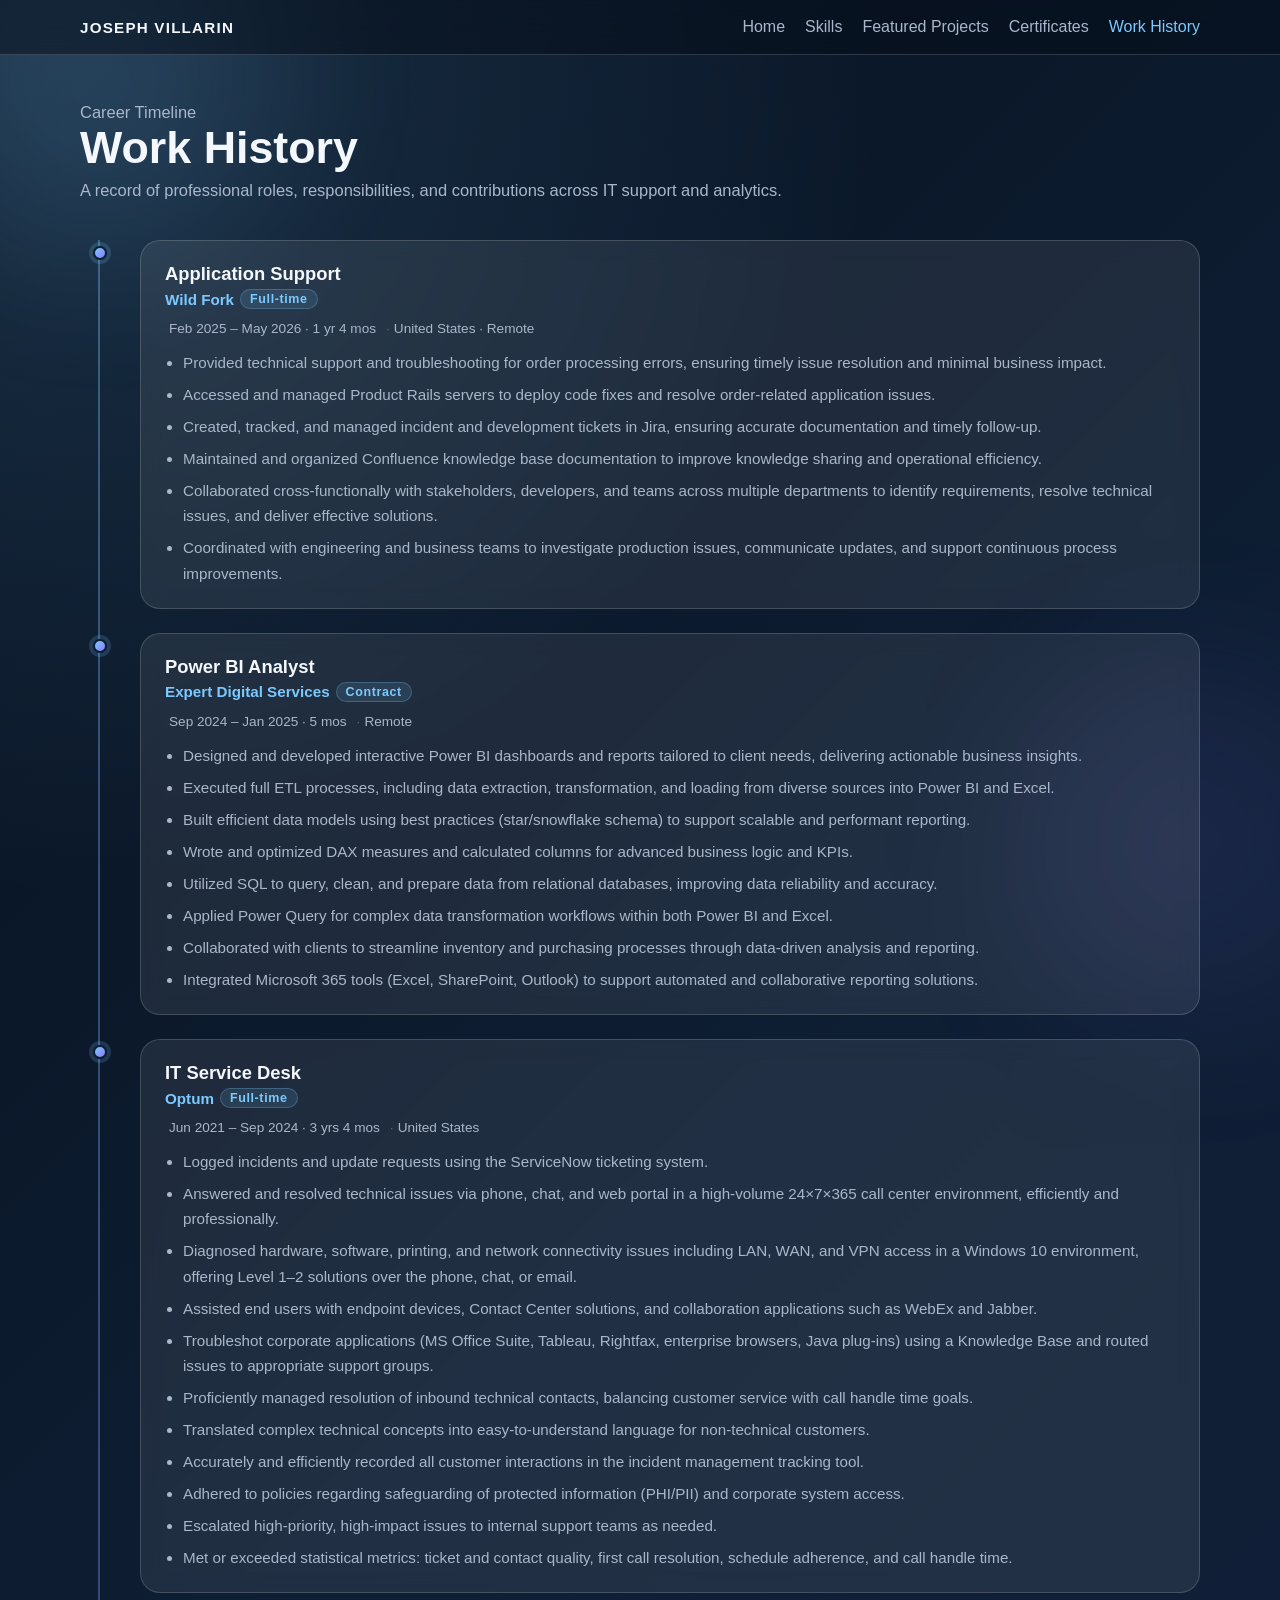
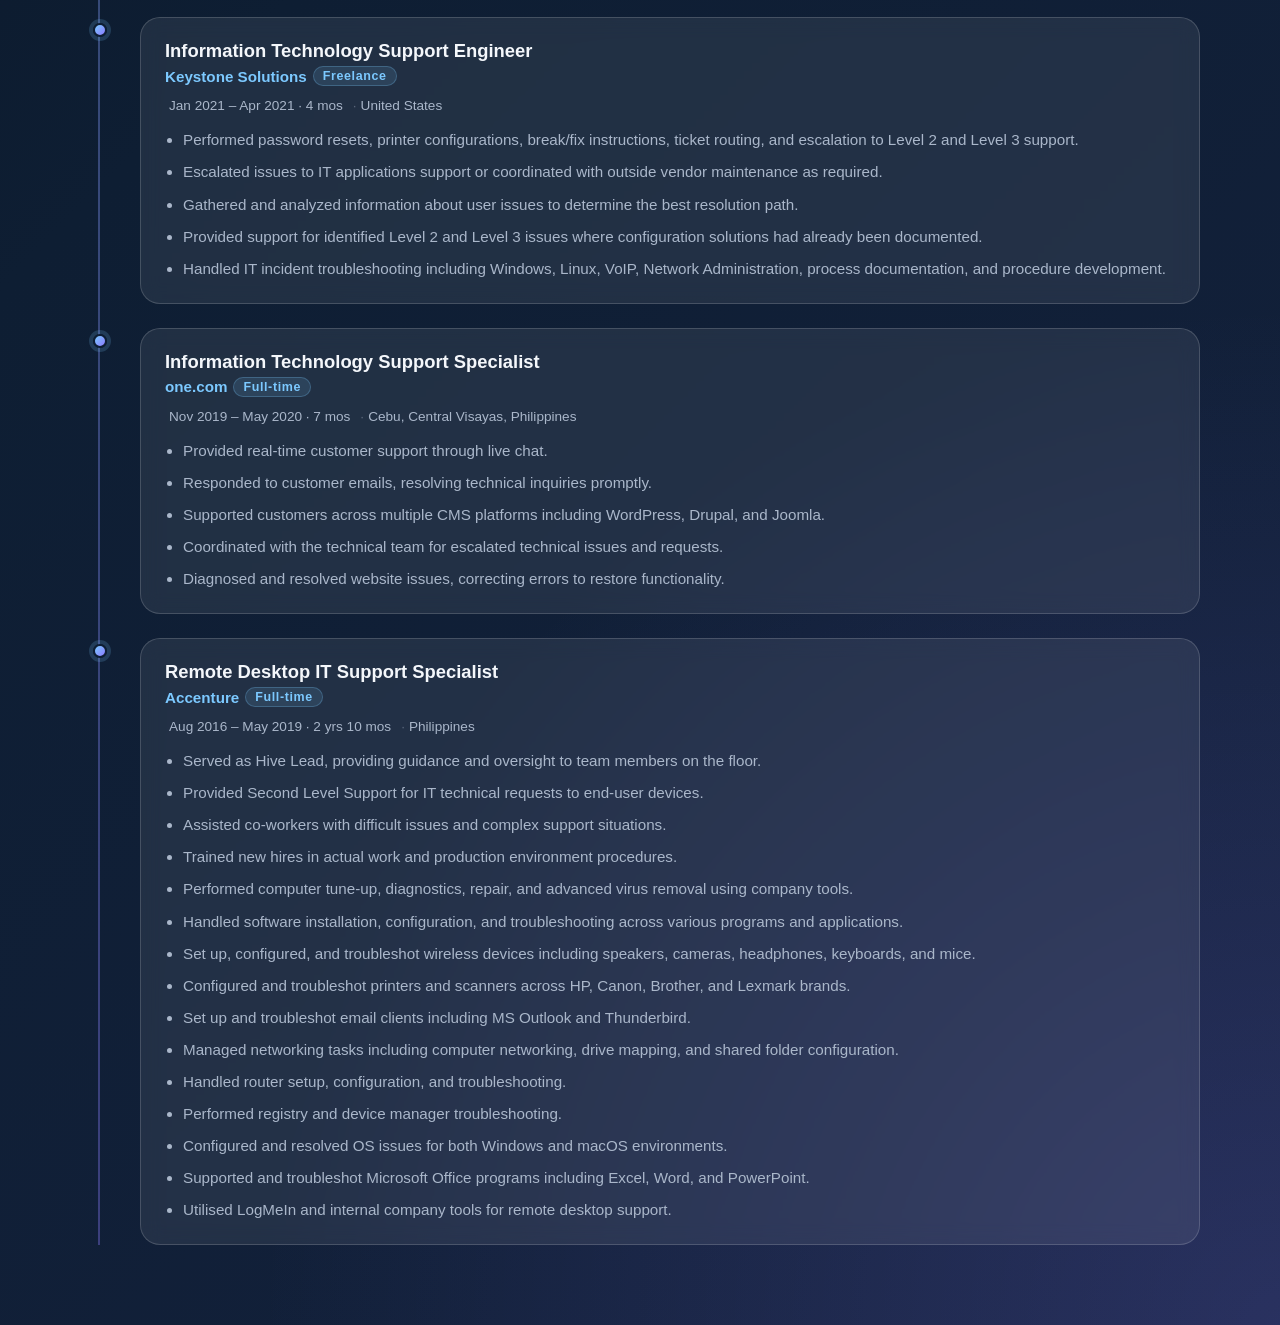
<file: work-history.html>
<!DOCTYPE html>
<html lang="en">
<head>
  <meta charset="UTF-8" />
  <meta name="viewport" content="width=device-width, initial-scale=1.0" />
  <title>Work History | Joseph Villarin</title>
  <link rel="stylesheet" href="style.css" />
  <style>
    .wh-page { padding: 48px 0 80px; }
    .wh-page-heading {
      margin-bottom: 40px;
    }
    .wh-page-heading h1 {
      font-size: clamp(1.8rem, 3.5vw, 2.8rem);
      margin: 0 0 8px;
    }
    .wh-page-heading p {
      color: var(--muted);
      font-size: 1.03rem;
      margin: 0;
    }
    .timeline {
      display: flex;
      flex-direction: column;
      gap: 24px;
      position: relative;
    }
    .timeline::before {
      content: "";
      position: absolute;
      left: 18px;
      top: 0;
      bottom: 0;
      width: 2px;
      background: linear-gradient(to bottom, var(--accent), var(--accent-2));
      opacity: .35;
    }
    .timeline-item {
      display: grid;
      grid-template-columns: 40px 1fr;
      gap: 0 20px;
      position: relative;
    }
    .timeline-dot {
      width: 14px;
      height: 14px;
      border-radius: 50%;
      background: linear-gradient(135deg, var(--accent), var(--accent-2));
      border: 2px solid #0e1e33;
      box-shadow: 0 0 0 4px rgba(124,201,255,.18);
      margin-top: 6px;
      justify-self: center;
      position: relative;
      z-index: 1;
      flex-shrink: 0;
    }
    .job-card {
      background: rgba(255,255,255,.08);
      border: 1px solid var(--border);
      border-radius: 20px;
      padding: 22px 24px;
      backdrop-filter: blur(10px);
      transition: transform .25s ease, box-shadow .25s ease, border-color .25s ease;
    }
    .job-card:hover {
      transform: translateY(-4px);
      box-shadow: 0 16px 32px rgba(0,0,0,.2);
      border-color: rgba(124, 201, 255, 0.4);
    }
    .job-header {
      display: flex;
      flex-wrap: wrap;
      align-items: flex-start;
      gap: 12px;
      margin-bottom: 12px;
    }
    .job-title-block { flex: 1; min-width: 200px; }
    .job-title-block h2 {
      font-size: 1.15rem;
      margin: 0 0 4px;
    }
    .job-company {
      display: flex;
      flex-wrap: wrap;
      gap: 6px;
      align-items: center;
      color: var(--accent);
      font-weight: 600;
      font-size: .95rem;
    }
    .job-type {
      background: rgba(124,201,255,.12);
      border: 1px solid rgba(124,201,255,.25);
      color: var(--accent);
      font-size: .78rem;
      font-weight: 600;
      padding: 2px 9px;
      border-radius: 999px;
      letter-spacing: .05em;
    }
    .job-meta {
      display: flex;
      flex-wrap: wrap;
      gap: 10px;
      font-size: .85rem;
      color: var(--muted);
      margin-bottom: 14px;
    }
    .job-meta span {
      display: flex;
      align-items: center;
      gap: 4px;
    }
    .job-meta span::before {
      content: "·";
      opacity: .4;
    }
    .job-meta span:first-child::before { content: ""; }
    .job-bullets {
      margin: 0;
      padding-left: 18px;
      color: var(--muted);
      display: flex;
      flex-direction: column;
      gap: 7px;
      font-size: .95rem;
      line-height: 1.65;
    }

    @media (max-width: 600px) {
      .timeline::before { left: 10px; }
      .timeline-item { grid-template-columns: 24px 1fr; gap: 0 12px; }
      .job-card { padding: 16px 16px; }
    }
  </style>
</head>
<body>
  <div class="page-shell">
    <header class="topbar">
      <div class="container nav-bar">
        <a class="brand" href="index.html">Joseph Villarin</a>
        <nav class="nav-links">
          <a href="index.html">Home</a>
          <a href="index.html#projects">Skills</a>
          <a href="index.html#featured-projects">Featured Projects</a>
          <a href="index.html#certifications">Certificates</a>
          <a href="work-history.html" aria-current="page" style="color:var(--accent)">Work History</a>
        </nav>
      </div>
    </header>

    <main class="container wh-page">
      <div class="wh-page-heading">
        <p class="eyebrow">Career Timeline</p>
        <h1>Work History</h1>
        <p>A record of professional roles, responsibilities, and contributions across IT support and analytics.</p>
      </div>

      <div class="timeline">

        <!-- Application Support – Wild Fork -->
        <div class="timeline-item">
          <div class="timeline-dot"></div>
          <article class="job-card">
            <div class="job-header">
              <div class="job-title-block">
                <h2>Application Support</h2>
                <div class="job-company">
                  Wild Fork
                  <span class="job-type">Full-time</span>
                </div>
              </div>
            </div>
            <div class="job-meta">
              <span>Feb 2025 – May 2026 · 1 yr 4 mos</span>
              <span>United States · Remote</span>
            </div>
            <ul class="job-bullets">
              <li>Provided technical support and troubleshooting for order processing errors, ensuring timely issue resolution and minimal business impact.</li>
              <li>Accessed and managed Product Rails servers to deploy code fixes and resolve order-related application issues.</li>
              <li>Created, tracked, and managed incident and development tickets in Jira, ensuring accurate documentation and timely follow-up.</li>
              <li>Maintained and organized Confluence knowledge base documentation to improve knowledge sharing and operational efficiency.</li>
              <li>Collaborated cross-functionally with stakeholders, developers, and teams across multiple departments to identify requirements, resolve technical issues, and deliver effective solutions.</li>
              <li>Coordinated with engineering and business teams to investigate production issues, communicate updates, and support continuous process improvements.</li>
            </ul>
          </article>
        </div>

        <!-- Power BI Analyst – Expert Digital Services -->
        <div class="timeline-item">
          <div class="timeline-dot"></div>
          <article class="job-card">
            <div class="job-header">
              <div class="job-title-block">
                <h2>Power BI Analyst</h2>
                <div class="job-company">
                  Expert Digital Services
                  <span class="job-type">Contract</span>
                </div>
              </div>
            </div>
            <div class="job-meta">
              <span>Sep 2024 – Jan 2025 · 5 mos</span>
              <span>Remote</span>
            </div>
            <ul class="job-bullets">
              <li>Designed and developed interactive Power BI dashboards and reports tailored to client needs, delivering actionable business insights.</li>
              <li>Executed full ETL processes, including data extraction, transformation, and loading from diverse sources into Power BI and Excel.</li>
              <li>Built efficient data models using best practices (star/snowflake schema) to support scalable and performant reporting.</li>
              <li>Wrote and optimized DAX measures and calculated columns for advanced business logic and KPIs.</li>
              <li>Utilized SQL to query, clean, and prepare data from relational databases, improving data reliability and accuracy.</li>
              <li>Applied Power Query for complex data transformation workflows within both Power BI and Excel.</li>
              <li>Collaborated with clients to streamline inventory and purchasing processes through data-driven analysis and reporting.</li>
              <li>Integrated Microsoft 365 tools (Excel, SharePoint, Outlook) to support automated and collaborative reporting solutions.</li>
            </ul>
          </article>
        </div>

        <!-- IT Service Desk – Optum -->
        <div class="timeline-item">
          <div class="timeline-dot"></div>
          <article class="job-card">
            <div class="job-header">
              <div class="job-title-block">
                <h2>IT Service Desk</h2>
                <div class="job-company">
                  Optum
                  <span class="job-type">Full-time</span>
                </div>
              </div>
            </div>
            <div class="job-meta">
              <span>Jun 2021 – Sep 2024 · 3 yrs 4 mos</span>
              <span>United States</span>
            </div>
            <ul class="job-bullets">
              <li>Logged incidents and update requests using the ServiceNow ticketing system.</li>
              <li>Answered and resolved technical issues via phone, chat, and web portal in a high-volume 24×7×365 call center environment, efficiently and professionally.</li>
              <li>Diagnosed hardware, software, printing, and network connectivity issues including LAN, WAN, and VPN access in a Windows 10 environment, offering Level 1–2 solutions over the phone, chat, or email.</li>
              <li>Assisted end users with endpoint devices, Contact Center solutions, and collaboration applications such as WebEx and Jabber.</li>
              <li>Troubleshot corporate applications (MS Office Suite, Tableau, Rightfax, enterprise browsers, Java plug-ins) using a Knowledge Base and routed issues to appropriate support groups.</li>
              <li>Proficiently managed resolution of inbound technical contacts, balancing customer service with call handle time goals.</li>
              <li>Translated complex technical concepts into easy-to-understand language for non-technical customers.</li>
              <li>Accurately and efficiently recorded all customer interactions in the incident management tracking tool.</li>
              <li>Adhered to policies regarding safeguarding of protected information (PHI/PII) and corporate system access.</li>
              <li>Escalated high-priority, high-impact issues to internal support teams as needed.</li>
              <li>Met or exceeded statistical metrics: ticket and contact quality, first call resolution, schedule adherence, and call handle time.</li>
            </ul>
          </article>
        </div>

        <!-- IT Support Engineer – Keystone Solutions -->
        <div class="timeline-item">
          <div class="timeline-dot"></div>
          <article class="job-card">
            <div class="job-header">
              <div class="job-title-block">
                <h2>Information Technology Support Engineer</h2>
                <div class="job-company">
                  Keystone Solutions
                  <span class="job-type">Freelance</span>
                </div>
              </div>
            </div>
            <div class="job-meta">
              <span>Jan 2021 – Apr 2021 · 4 mos</span>
              <span>United States</span>
            </div>
            <ul class="job-bullets">
              <li>Performed password resets, printer configurations, break/fix instructions, ticket routing, and escalation to Level 2 and Level 3 support.</li>
              <li>Escalated issues to IT applications support or coordinated with outside vendor maintenance as required.</li>
              <li>Gathered and analyzed information about user issues to determine the best resolution path.</li>
              <li>Provided support for identified Level 2 and Level 3 issues where configuration solutions had already been documented.</li>
              <li>Handled IT incident troubleshooting including Windows, Linux, VoIP, Network Administration, process documentation, and procedure development.</li>
            </ul>
          </article>
        </div>

        <!-- IT Support Specialist – one.com -->
        <div class="timeline-item">
          <div class="timeline-dot"></div>
          <article class="job-card">
            <div class="job-header">
              <div class="job-title-block">
                <h2>Information Technology Support Specialist</h2>
                <div class="job-company">
                  one.com
                  <span class="job-type">Full-time</span>
                </div>
              </div>
            </div>
            <div class="job-meta">
              <span>Nov 2019 – May 2020 · 7 mos</span>
              <span>Cebu, Central Visayas, Philippines</span>
            </div>
            <ul class="job-bullets">
              <li>Provided real-time customer support through live chat.</li>
              <li>Responded to customer emails, resolving technical inquiries promptly.</li>
              <li>Supported customers across multiple CMS platforms including WordPress, Drupal, and Joomla.</li>
              <li>Coordinated with the technical team for escalated technical issues and requests.</li>
              <li>Diagnosed and resolved website issues, correcting errors to restore functionality.</li>
            </ul>
          </article>
        </div>

        <!-- Remote Desktop IT Support Specialist – Accenture -->
        <div class="timeline-item">
          <div class="timeline-dot"></div>
          <article class="job-card">
            <div class="job-header">
              <div class="job-title-block">
                <h2>Remote Desktop IT Support Specialist</h2>
                <div class="job-company">
                  Accenture
                  <span class="job-type">Full-time</span>
                </div>
              </div>
            </div>
            <div class="job-meta">
              <span>Aug 2016 – May 2019 · 2 yrs 10 mos</span>
              <span>Philippines</span>
            </div>
            <ul class="job-bullets">
              <li>Served as Hive Lead, providing guidance and oversight to team members on the floor.</li>
              <li>Provided Second Level Support for IT technical requests to end-user devices.</li>
              <li>Assisted co-workers with difficult issues and complex support situations.</li>
              <li>Trained new hires in actual work and production environment procedures.</li>
              <li>Performed computer tune-up, diagnostics, repair, and advanced virus removal using company tools.</li>
              <li>Handled software installation, configuration, and troubleshooting across various programs and applications.</li>
              <li>Set up, configured, and troubleshot wireless devices including speakers, cameras, headphones, keyboards, and mice.</li>
              <li>Configured and troubleshot printers and scanners across HP, Canon, Brother, and Lexmark brands.</li>
              <li>Set up and troubleshot email clients including MS Outlook and Thunderbird.</li>
              <li>Managed networking tasks including computer networking, drive mapping, and shared folder configuration.</li>
              <li>Handled router setup, configuration, and troubleshooting.</li>
              <li>Performed registry and device manager troubleshooting.</li>
              <li>Configured and resolved OS issues for both Windows and macOS environments.</li>
              <li>Supported and troubleshot Microsoft Office programs including Excel, Word, and PowerPoint.</li>
              <li>Utilised LogMeIn and internal company tools for remote desktop support.</li>
            </ul>
          </article>
        </div>

      </div>
    </main>
  </div>
</body>
</html>
</file>
<file: style.css>
:root {
  --bg: #06121f;
  --surface: rgba(255,255,255,0.08);
  --surface-strong: rgba(255,255,255,0.14);
  --text: #f4f7fb;
  --muted: #aab7ca;
  --accent: #7cc9ff;
  --accent-2: #8b7cff;
  --border: rgba(255,255,255,0.16);
}

* { box-sizing: border-box; }
img { max-width: 100%; }
body {
  margin: 0;
  font-family: 'Segoe UI', Inter, Arial, sans-serif;
  color: var(--text);
  background:
    radial-gradient(circle at top left, rgba(124,201,255,0.18), transparent 28%),
    radial-gradient(circle at bottom right, rgba(139,124,255,0.18), transparent 32%),
    linear-gradient(135deg, #07111f 0%, #0e1e33 45%, #14213d 100%);
  min-height: 100vh;
}
a { color: inherit; text-decoration: none; }
.container { width: min(1120px, calc(100% - 32px)); margin: 0 auto; }

.page-shell {
  position: relative;
  overflow: hidden;
}
.page-shell::before,
.page-shell::after {
  content: "";
  position: fixed;
  width: 360px;
  height: 360px;
  border-radius: 50%;
  filter: blur(80px);
  opacity: .35;
  pointer-events: none;
  z-index: 0;
}
.page-shell::before {
  top: -100px;
  left: -80px;
  background: rgba(124,201,255,.35);
}
.page-shell::after {
  right: -90px;
  bottom: -120px;
  background: rgba(139,124,255,.28);
}

.topbar {
  position: sticky;
  top: 0;
  z-index: 10;
  backdrop-filter: blur(16px);
  background: rgba(5,13,24,0.5);
  border-bottom: 1px solid var(--border);
}
.nav-bar {
  display: flex;
  align-items: center;
  justify-content: space-between;
  padding: 18px 0;
}
.brand {
  font-weight: 700;
  letter-spacing: .08em;
  text-transform: uppercase;
  font-size: .95rem;
}
.nav-links {
  display: flex;
  gap: 20px;
  color: var(--muted);
}
.nav-links a:hover { color: var(--text); }

main {
  position: relative;
  z-index: 1;
  padding: 28px 0 56px;
}

/* ── Hero ── */
.hero {
  display: grid;
  grid-template-columns: 1fr 320px;
  gap: 48px;
  padding: 56px 0 32px;
  align-items: center;
}
.hero-copy { align-self: center; }

/* Status badge */
.status-badge {
  display: inline-flex;
  align-items: center;
  gap: 8px;
  margin-bottom: 20px;
  padding: 6px 14px;
  border-radius: 999px;
  background: rgba(52, 211, 153, .1);
  border: 1px solid rgba(52, 211, 153, .3);
  color: #34d399;
  font-size: .82rem;
  font-weight: 600;
  letter-spacing: .06em;
}
.status-dot {
  width: 8px;
  height: 8px;
  border-radius: 50%;
  background: #34d399;
  box-shadow: 0 0 0 0 rgba(52,211,153,.5);
  animation: pulse-dot 1.8s ease infinite;
}
@keyframes pulse-dot {
  0%   { box-shadow: 0 0 0 0 rgba(52,211,153,.5); }
  70%  { box-shadow: 0 0 0 7px rgba(52,211,153,0); }
  100% { box-shadow: 0 0 0 0 rgba(52,211,153,0); }
}

/* Headline */
.hero h1 {
  font-size: clamp(2rem, 4vw, 3.1rem);
  line-height: 1.12;
  margin: 0 0 16px;
  letter-spacing: -.02em;
}
.hero-gradient {
  background: linear-gradient(90deg, var(--accent), var(--accent-2));
  -webkit-background-clip: text;
  -webkit-text-fill-color: transparent;
  background-clip: text;
}
.intro {
  font-size: 1.05rem;
  line-height: 1.75;
  color: var(--muted);
  max-width: 560px;
  margin-bottom: 0;
}

/* CTA buttons */
.actions {
  display: flex;
  flex-wrap: wrap;
  gap: 10px;
  margin: 26px 0 24px;
}
.btn {
  display: inline-flex;
  align-items: center;
  gap: 6px;
  padding: 11px 20px;
  border-radius: 999px;
  font-size: .95rem;
  font-weight: 600;
  transition: transform .18s ease, box-shadow .18s ease;
}
.btn:hover { transform: translateY(-2px); }
.btn-primary {
  background: linear-gradient(135deg, var(--accent), var(--accent-2));
  color: #07111f;
  box-shadow: 0 4px 18px rgba(124,201,255,.25);
}
.btn-primary:hover { box-shadow: 0 8px 24px rgba(124,201,255,.38); }
.btn-secondary {
  background: rgba(255,255,255,.08);
  border: 1px solid var(--border);
  color: var(--text);
}
.btn-ghost {
  background: transparent;
  border: none;
  color: var(--accent);
  padding-left: 4px;
  padding-right: 4px;
  font-weight: 600;
}
.btn-ghost:hover { color: var(--text); }

/* Skill chips */
.chip-row {
  display: flex;
  flex-wrap: wrap;
  gap: 8px;
}
.chip {
  padding: 5px 12px;
  border-radius: 999px;
  background: rgba(255,255,255,.05);
  border: 1px solid rgba(255,255,255,.1);
  color: var(--muted);
  font-size: .82rem;
}

/* Profile card */
.hero-card {
  background: linear-gradient(160deg, rgba(255,255,255,.11) 0%, rgba(255,255,255,.05) 100%);
  border: 1px solid rgba(255,255,255,.14);
  border-radius: 28px;
  padding: 28px 24px 24px;
  box-shadow: 0 24px 56px rgba(0,0,0,.28);
  backdrop-filter: blur(20px);
  align-self: center;
  display: flex;
  justify-content: center;
}
.hero-card-inner {
  display: flex;
  flex-direction: column;
  align-items: center;
  text-align: center;
  width: 100%;
}
.hero-photo-wrap {
  position: relative;
  width: 148px;
  height: 148px;
  margin-bottom: 16px;
}
.hero-photo-wrap::before {
  content: "";
  position: absolute;
  inset: -3px;
  border-radius: 50%;
  background: linear-gradient(135deg, var(--accent), var(--accent-2));
  z-index: 0;
}
.hero-photo {
  position: relative;
  z-index: 1;
  width: 100%;
  height: 100%;
  object-fit: cover;
  border-radius: 50%;
  border: 3px solid #0e1e33;
  display: block;
}
.hero-card-text { width: 100%; }
.hero-card h2 { margin: 0 0 4px; font-size: 1.2rem; font-weight: 700; }
.card-role { margin: 0 0 14px; color: var(--accent); font-weight: 600; font-size: .92rem; }
.hero-tags {
  display: flex;
  flex-wrap: wrap;
  justify-content: center;
  gap: 6px;
  margin-bottom: 14px;
}
.hero-tag {
  font-size: .75rem;
  padding: 4px 10px;
  border-radius: 999px;
  background: rgba(124,201,255,.1);
  border: 1px solid rgba(124,201,255,.2);
  color: var(--accent);
}
.highlights {
  margin: 0;
  padding-left: 0;
  color: var(--muted);
  display: grid;
  gap: 7px;
  list-style: none;
  font-size: .9rem;
  text-align: left;
}
.highlights li::before {
  content: "•";
  color: var(--accent);
  margin-right: 8px;
}
.cert-grid {
  display: grid;
  grid-template-columns: repeat(auto-fit, minmax(220px, 1fr));
  gap: 16px;
}
.certificate-card {
  background: rgba(255,255,255,.08);
  border: 1px solid var(--border);
  border-radius: 18px;
  overflow: hidden;
  backdrop-filter: blur(10px);
}
.certificate-card img {
  width: 100%;
  height: 220px;
  object-fit: cover;
  display: block;
}
.certificate-card h4 {
  margin: 10px 12px 8px;
  font-size: .95rem;
  line-height: 1.4;
}
.certificate-card .card-link {
  display: inline-block;
  margin: 0 12px 12px;
  color: var(--accent);
  font-size: .9rem;
  font-weight: 600;
}
.certificate-card.featured-cert {
  border-color: rgba(124, 201, 255, 0.45);
  box-shadow: 0 12px 28px rgba(0,0,0,.16);
}
.cert-links {
  margin: 0 0 16px;
  padding: 16px 18px;
  border-radius: 16px;
  background: rgba(255,255,255,.07);
  border: 1px solid var(--border);
}
.cert-links h4 {
  margin: 0 0 8px;
}
.cert-links ul {
  margin: 0;
  padding-left: 18px;
  color: var(--muted);
  display: grid;
  gap: 6px;
}
.cert-links a { color: var(--accent); }
.stats-grid {
  display: grid;
  grid-template-columns: repeat(3, minmax(0, 1fr));
  gap: 16px;
  margin: 18px 0 8px;
}
.stat-card, .info-card {
  background: rgba(255,255,255,.08);
  border: 1px solid var(--border);
  border-radius: 18px;
  padding: 18px;
  backdrop-filter: blur(10px);
  transition: transform .25s ease, box-shadow .25s ease;
}
.stat-card:hover, .info-card:hover, .certificate-card:hover {
  transform: translateY(-4px);
  box-shadow: 0 14px 28px rgba(0,0,0,.16);
}
.stat-card strong {
  display: block;
  font-size: 1.3rem;
  margin-bottom: 6px;
}
.stat-card span, .section-heading p, .info-card p { color: var(--muted); line-height: 1.6; }
.section { padding: 24px 0 8px; }
.section-heading { margin-bottom: 14px; }
.section-heading h3 { margin: 0 0 6px; font-size: 1.2rem; }
.card-grid {
  display: grid;
  grid-template-columns: repeat(3, minmax(0, 1fr));
  gap: 16px;
}

/* ── Animations ── */
@keyframes fade-up {
  from { opacity: 0; transform: translateY(32px); }
  to   { opacity: 1; transform: translateY(0); }
}
@keyframes slide-in-right {
  from { opacity: 0; transform: translateX(48px); }
  to   { opacity: 1; transform: translateX(0); }
}
@keyframes fade-in {
  from { opacity: 0; }
  to   { opacity: 1; }
}

/* Topbar slides down */
.topbar { animation: fade-in .5s ease both; }

/* Hero — staggered load */
.status-badge { animation: fade-up .65s cubic-bezier(.22,1,.36,1) .05s both; }
.hero h1      { animation: fade-up .75s cubic-bezier(.22,1,.36,1) .15s both; }
.intro        { animation: fade-up .7s  cubic-bezier(.22,1,.36,1) .28s both; }
.actions      { animation: fade-up .65s cubic-bezier(.22,1,.36,1) .38s both; }
.chip-row     { animation: fade-up .65s cubic-bezier(.22,1,.36,1) .48s both; }
.hero-card    { animation: slide-in-right .85s cubic-bezier(.22,1,.36,1) .22s both; }

/* Scroll-reveal base state */
.reveal {
  opacity: 0;
  transform: translateY(28px);
  transition: opacity .65s cubic-bezier(.22,1,.36,1),
              transform .65s cubic-bezier(.22,1,.36,1);
}
.reveal.is-visible {
  opacity: 1;
  transform: none;
}

@media (max-width: 1000px) {
  .card-grid { grid-template-columns: repeat(2, minmax(0, 1fr)); }
}
.analytics-grid {
  display: grid;
  grid-template-columns: repeat(auto-fit, minmax(240px, 1fr));
  gap: 16px;
}
.analytics-card {
  background: rgba(255,255,255,.08);
  border: 1px solid var(--border);
  border-radius: 18px;
  overflow: hidden;
  backdrop-filter: blur(10px);
  transition: transform .25s ease, box-shadow .25s ease, border-color .25s ease;
}
.analytics-card:hover {
  transform: translateY(-6px);
  box-shadow: 0 16px 32px rgba(0,0,0,.2);
  border-color: rgba(124, 201, 255, 0.45);
}
.analytics-card img {
  width: 100%;
  height: 180px;
  object-fit: cover;
  display: block;
}
.analytics-card-body {
  padding: 14px 14px 16px;
}
.analytics-card h4 {
  margin: 0 0 6px;
  font-size: 1rem;
}
.analytics-card p {
  margin: 0;
  color: var(--muted);
  line-height: 1.55;
}
.info-card h4 { margin: 0 0 8px; font-size: 1rem; }
.info-card-icon {
  font-size: 1.6rem;
  margin-bottom: 10px;
  line-height: 1;
}
.info-card-tags {
  display: flex;
  flex-wrap: wrap;
  gap: 6px;
  margin-top: 12px;
}
.info-card-tags span {
  font-size: .75rem;
  padding: 3px 10px;
  border-radius: 999px;
  background: rgba(124,201,255,.08);
  border: 1px solid rgba(124,201,255,.18);
  color: var(--accent);
}

/* ── Featured Projects ── */
.featured-projects-grid {
  display: grid;
  grid-template-columns: repeat(2, minmax(0, 1fr));
  gap: 14px;
}
.featured-project-card {
  background: rgba(255,255,255,.08);
  border: 1px solid var(--border);
  border-radius: 16px;
  overflow: hidden;
  backdrop-filter: blur(10px);
  transition: transform .25s ease, box-shadow .25s ease, border-color .25s ease;
  display: flex;
  flex-direction: column;
}
.featured-project-card:hover {
  transform: translateY(-5px);
  box-shadow: 0 18px 36px rgba(0,0,0,.22);
  border-color: rgba(124, 201, 255, 0.42);
}
.fp-images {
  width: 100%;
  overflow: hidden;
  line-height: 0;
}
.fp-images img {
  width: 100%;
  height: 176px;
  object-fit: cover;
  display: block;
  cursor: zoom-in;
  transition: transform .3s ease;
}
.fp-images img:hover { transform: scale(1.03); }
.fp-multi {
  display: grid;
  grid-template-columns: 1fr 1fr;
  gap: 3px;
}
.fp-multi img:first-child {
  grid-column: 1 / -1;
  height: 148px;
}
.fp-multi img:not(:first-child) {
  height: 100px;
}
.fp-body {
  padding: 13px 14px 14px;
  flex: 1;
  display: flex;
  flex-direction: column;
}
.fp-body h4 {
  margin: 0 0 6px;
  font-size: .96rem;
  font-weight: 700;
}
.fp-body p {
  margin: 0 0 9px;
  color: var(--muted);
  font-size: .86rem;
  line-height: 1.5;
  flex: 1;
}
.fp-tags {
  display: flex;
  flex-wrap: wrap;
  gap: 5px;
}
.fp-tags span {
  font-size: .71rem;
  padding: 2px 8px;
  border-radius: 999px;
  background: rgba(139,124,255,.1);
  border: 1px solid rgba(139,124,255,.22);
  color: var(--accent-2);
}
.fp-link {
  display: inline-flex;
  align-items: center;
  gap: 5px;
  margin-top: 10px;
  font-size: .82rem;
  font-weight: 600;
  color: var(--accent);
  border: 1px solid rgba(124,201,255,.25);
  background: rgba(124,201,255,.07);
  padding: 5px 11px;
  border-radius: 999px;
  transition: background .18s ease, border-color .18s ease;
}
.fp-link:hover {
  background: rgba(124,201,255,.16);
  border-color: rgba(124,201,255,.5);
  color: var(--accent);
}

.sample-projects-grid {
  display: grid;
  grid-template-columns: repeat(2, minmax(0, 1fr));
  gap: 18px;
}
.sample-project-card {
  background: rgba(255,255,255,.08);
  border: 1px solid var(--border);
  border-radius: 18px;
  padding: 16px;
  backdrop-filter: blur(10px);
  transition: transform .25s ease, box-shadow .25s ease, border-color .25s ease;
}
.sample-project-card:hover {
  transform: translateY(-5px);
  box-shadow: 0 16px 32px rgba(0,0,0,.2);
  border-color: rgba(124, 201, 255, 0.45);
}
.sample-project-card h4 {
  margin: 0 0 12px;
  font-size: 1.02rem;
}
.project-image-grid {
  display: grid;
  grid-template-columns: repeat(2, minmax(0, 1fr));
  gap: 10px;
}
.project-image-grid img {
  width: 100%;
  height: 150px;
  object-fit: cover;
  border-radius: 12px;
  border: 1px solid rgba(255,255,255,.16);
}

/* ── Lightbox ── */
.lightbox {
  display: none;
  position: fixed;
  inset: 0;
  z-index: 1000;
  background: rgba(4, 10, 20, .92);
  backdrop-filter: blur(12px);
  align-items: center;
  justify-content: center;
  gap: 16px;
  padding: 16px;
}
.lightbox.is-open {
  display: flex;
}
.lb-stage {
  display: flex;
  flex-direction: column;
  align-items: center;
  max-width: min(90vw, 1100px);
  max-height: 90vh;
}
.lb-stage img {
  max-width: 100%;
  max-height: calc(90vh - 48px);
  object-fit: contain;
  border-radius: 16px;
  box-shadow: 0 32px 80px rgba(0,0,0,.6);
  opacity: 0;
  transform: scale(.94);
  transition: opacity .22s ease, transform .22s ease;
}
.lb-stage img.lb-zoom-in {
  opacity: 1;
  transform: scale(1);
}
.lb-caption {
  margin: 12px 0 0;
  color: var(--muted);
  font-size: .9rem;
  text-align: center;
}
.lb-close {
  position: fixed;
  top: 18px;
  right: 22px;
  background: rgba(255,255,255,.1);
  border: 1px solid rgba(255,255,255,.2);
  color: var(--text);
  font-size: 1.6rem;
  line-height: 1;
  width: 44px;
  height: 44px;
  border-radius: 50%;
  cursor: pointer;
  display: flex;
  align-items: center;
  justify-content: center;
  transition: background .18s ease;
  z-index: 1001;
}
.lb-close:hover { background: rgba(255,255,255,.2); }
.lb-arrow {
  background: rgba(255,255,255,.08);
  border: 1px solid rgba(255,255,255,.16);
  color: var(--text);
  font-size: 1.4rem;
  width: 48px;
  height: 48px;
  border-radius: 50%;
  cursor: pointer;
  display: flex;
  align-items: center;
  justify-content: center;
  flex-shrink: 0;
  transition: background .18s ease, transform .18s ease;
}
.lb-arrow:hover { background: rgba(255,255,255,.18); transform: scale(1.1); }

/* ── Hamburger button ── */
.nav-toggle {
  display: none;
  background: transparent;
  border: 1px solid var(--border);
  color: var(--text);
  width: 40px;
  height: 40px;
  border-radius: 8px;
  cursor: pointer;
  flex-direction: column;
  align-items: center;
  justify-content: center;
  gap: 5px;
  padding: 0;
  flex-shrink: 0;
  z-index: 20;
}
.nav-toggle span {
  display: block;
  width: 20px;
  height: 2px;
  background: var(--text);
  border-radius: 2px;
  transition: transform .22s ease, opacity .22s ease;
}
.nav-toggle.is-open span:nth-child(1) { transform: translateY(7px) rotate(45deg); }
.nav-toggle.is-open span:nth-child(2) { opacity: 0; }
.nav-toggle.is-open span:nth-child(3) { transform: translateY(-7px) rotate(-45deg); }

/* ── Tablet ≤ 900px ── */
@media (max-width: 900px) {
  .hero {
    grid-template-columns: 1fr;
    padding-top: 32px;
    gap: 28px;
  }
  .hero-card { max-width: 380px; margin: 0 auto; width: 100%; }
  .featured-projects-grid { grid-template-columns: 1fr; }
  .sample-projects-grid   { grid-template-columns: 1fr; }
}

/* ── Mobile nav ≤ 768px ── */
@media (max-width: 768px) {
  .nav-toggle { display: flex; }
  .nav-bar    { flex-wrap: wrap; gap: 0; }
  .nav-links {
    display: none;
    flex-basis: 100%;
    flex-direction: column;
    gap: 0;
    border-top: 1px solid var(--border);
    padding: 4px 0 8px;
    margin-top: 4px;
  }
  .nav-links.is-open { display: flex; }
  .nav-links a {
    padding: 11px 0;
    border-bottom: 1px solid rgba(255,255,255,.05);
    color: var(--muted);
    font-size: .95rem;
  }
  .nav-links a:last-child { border-bottom: none; }
  .nav-links a:hover { color: var(--text); }
  .stats-grid { grid-template-columns: repeat(3, minmax(0,1fr)); }
  .card-grid  { grid-template-columns: 1fr; }
}

/* ── Small mobile ≤ 560px ── */
@media (max-width: 560px) {
  .lb-arrow { display: none; }
  .lb-stage img { border-radius: 10px; }
  .hero-card  { padding: 20px; }
  .stats-grid { grid-template-columns: 1fr; }
  .project-image-grid { grid-template-columns: 1fr; }
  .chip { font-size: .78rem; padding: 4px 10px; }
  .actions { flex-wrap: wrap; }
  main { padding-bottom: 40px; }
}

/* ── Extra small ≤ 400px ── */
@media (max-width: 400px) {
  .container  { width: calc(100% - 20px); }
  .nav-bar    { padding: 12px 0; }
  .hero       { padding-top: 16px; gap: 20px; }
  .hero-card  { padding: 14px; }
  .btn        { padding: 10px 16px; font-size: .9rem; }
  .cert-grid  { grid-template-columns: 1fr; }
  .analytics-grid { grid-template-columns: 1fr; }
  .fp-multi   { grid-template-columns: 1fr; }
  .fp-multi img:first-child { height: 140px; }
}
</file>
